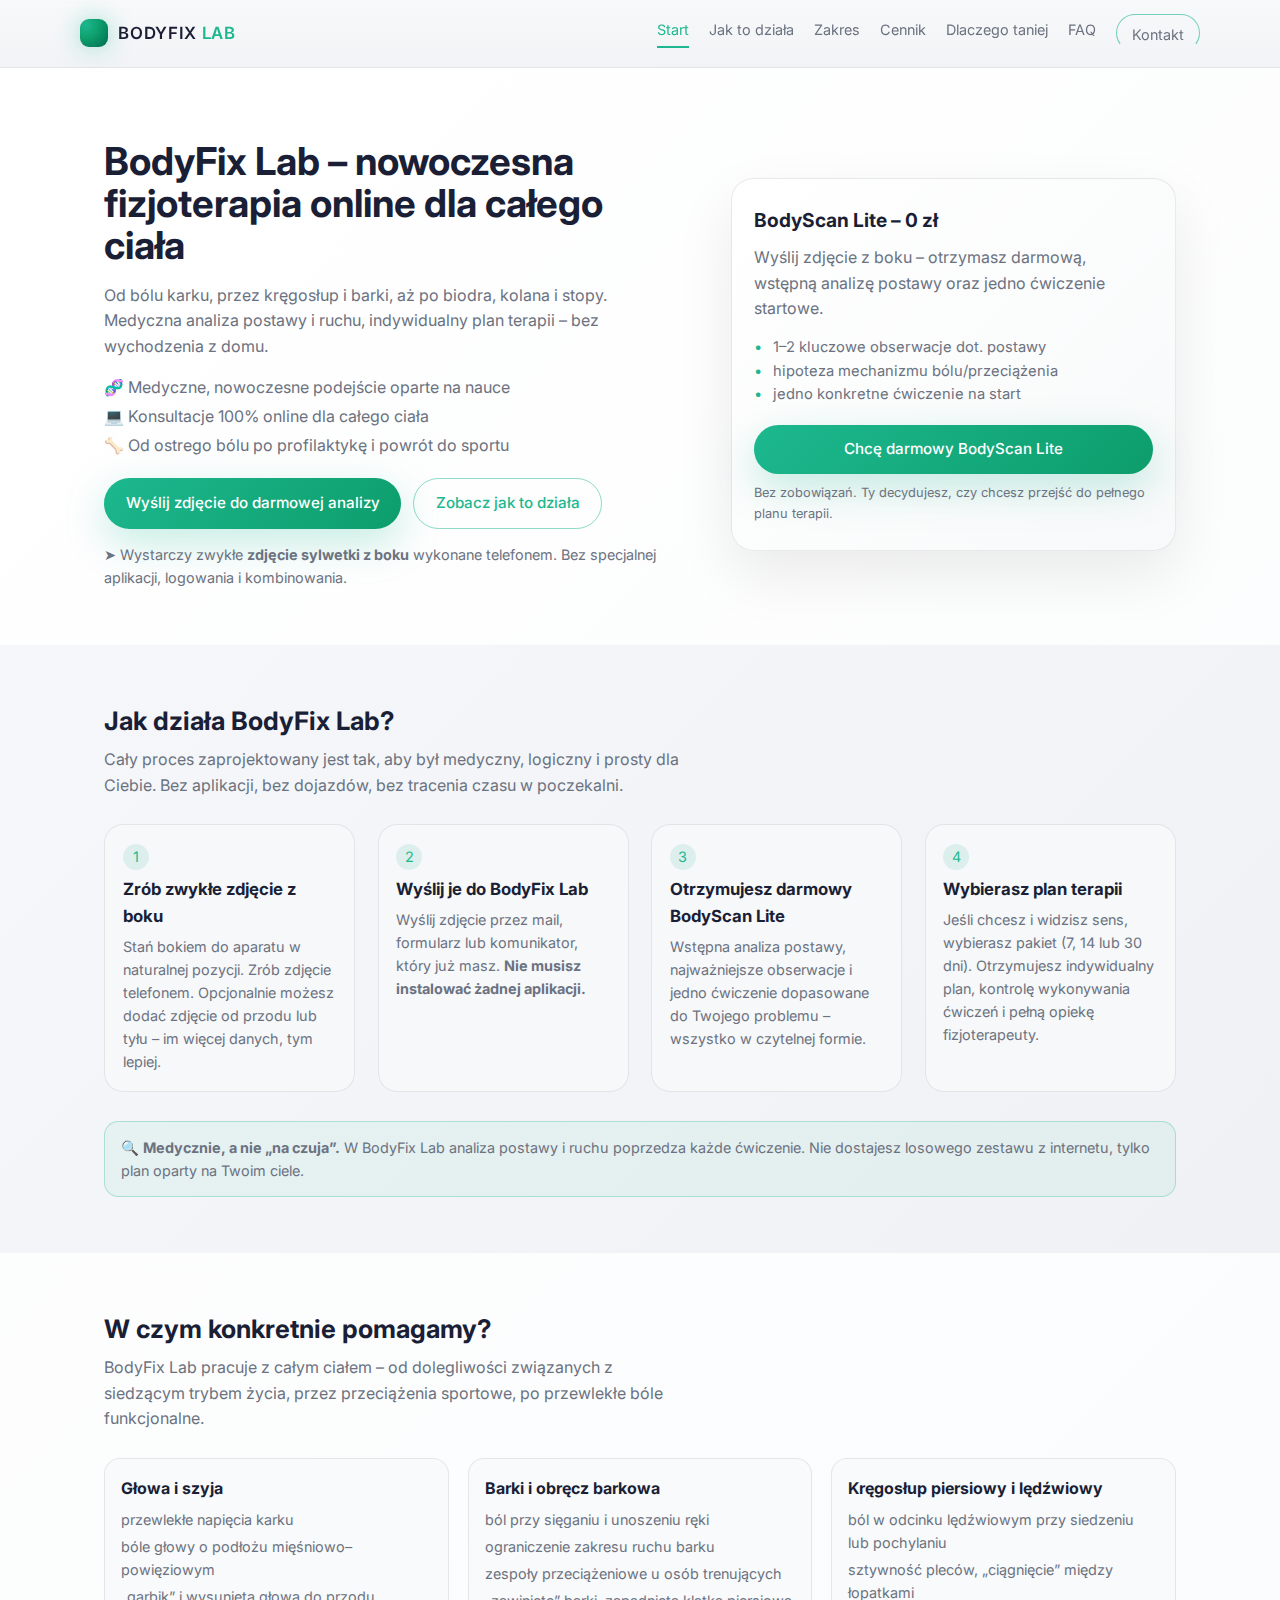
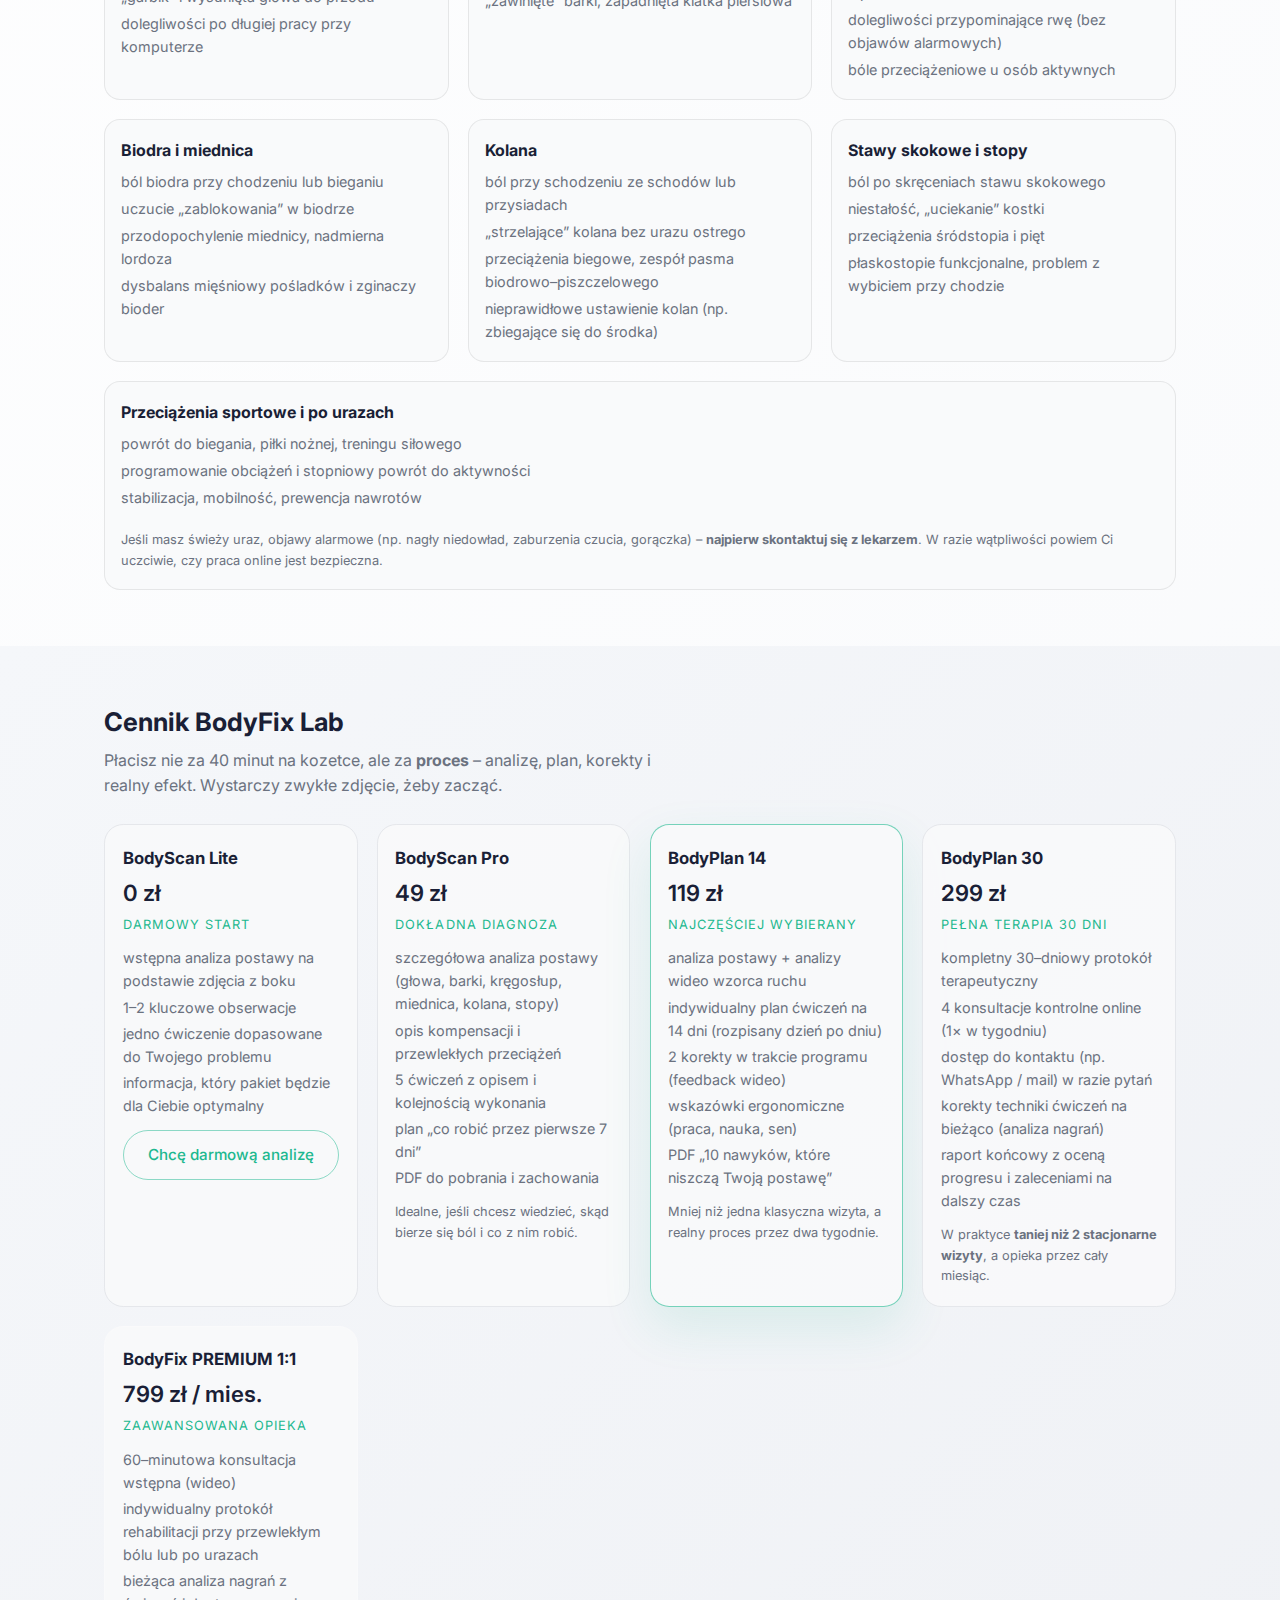
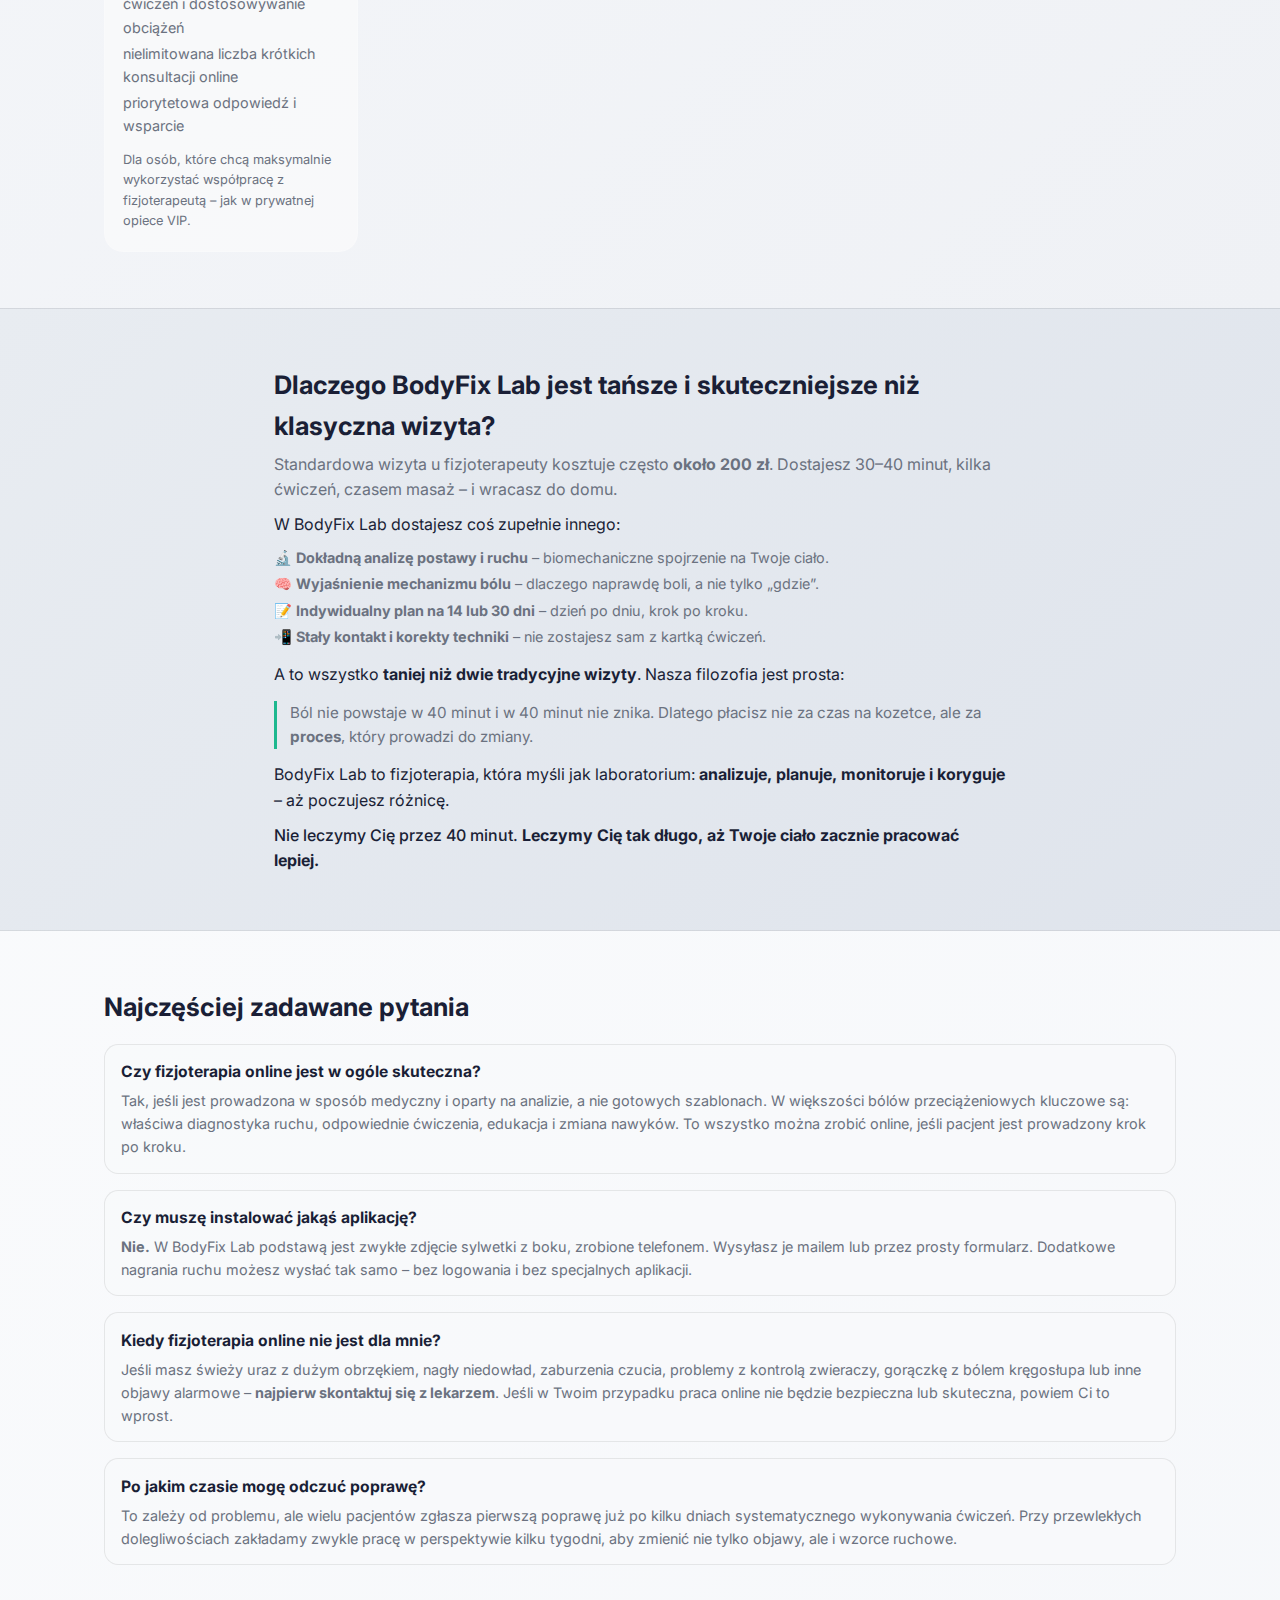
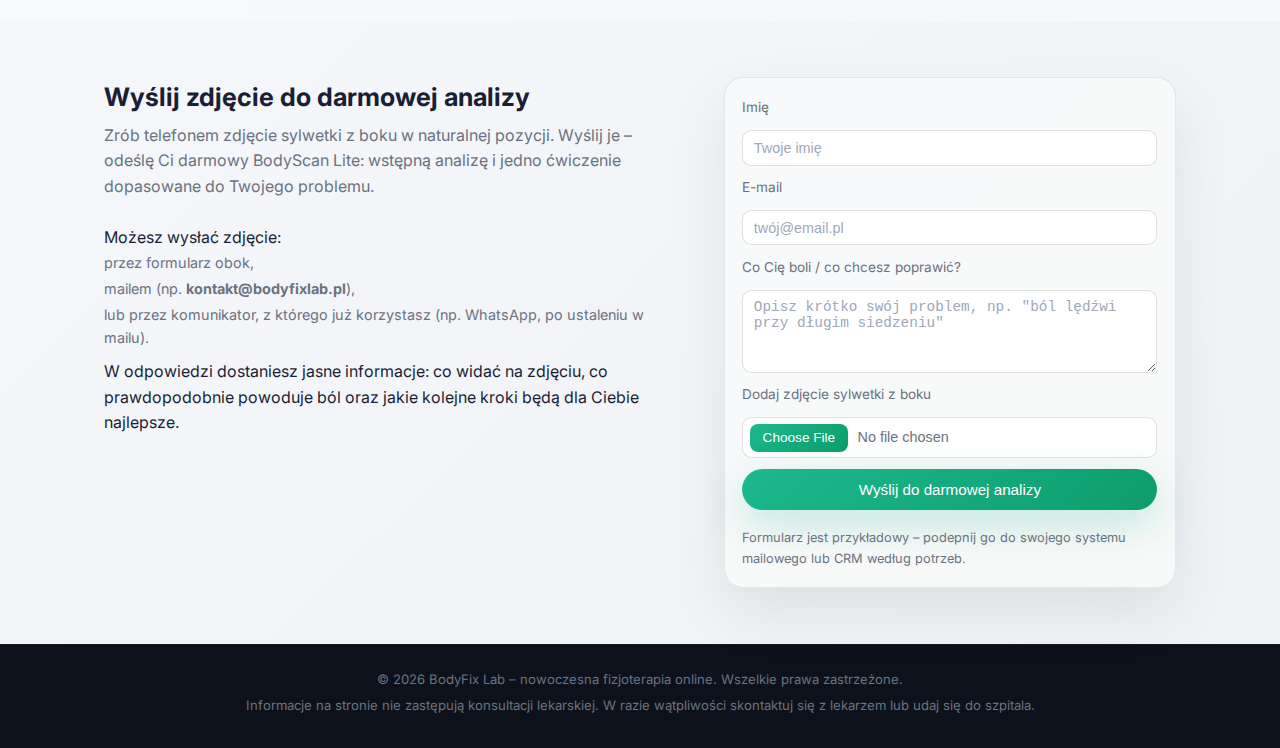
<file: johnny2.html>
<!DOCTYPE html>
<html lang="pl">
<head>
    <meta charset="UTF-8">
    <title>BodyFix Lab – nowoczesna fizjoterapia online</title>
    <meta name="viewport" content="width=device-width, initial-scale=1.0">
    <meta name="description" content="BodyFix Lab – medyczna fizjoterapia online dla całego ciała. Analiza postawy ze zdjęcia, indywidualny plan, pełna opieka fizjoterapeuty. Taniej niż klasyczna wizyta.">
    <link rel="stylesheet" href="johnny2.css">
    <link href="https://fonts.googleapis.com/css2?family=Inter:wght@300;400;500;600;700&display=swap" rel="stylesheet">
</head>
<body>
<header class="header">
    <div class="container header__inner">
        <div class="logo">
            <span class="logo__mark"></span>
            <span class="logo__text">BodyFix <span>Lab</span></span>
        </div>
        <nav class="nav">
            <a href="#hero">Start</a>
            <a href="#how">Jak to działa</a>
            <a href="#conditions">Zakres</a>
            <a href="#pricing">Cennik</a>
            <a href="#value">Dlaczego taniej</a>
            <a href="#faq">FAQ</a>
            <a href="#contact" class="nav__cta">Kontakt</a>
        </nav>
    </div>
</header>

<main>
    <!-- HERO -->
    <section id="hero" class="hero">
        <div class="container hero__grid">
            <div class="hero__content">
                <h1>BodyFix Lab – nowoczesna fizjoterapia online dla całego ciała</h1>
                <p class="hero__lead">
                    Od bólu karku, przez kręgosłup i barki, aż po biodra, kolana i stopy. 
                    Medyczna analiza postawy i ruchu, indywidualny plan terapii – bez wychodzenia z domu.
                </p>
                <ul class="hero__bullets">
                    <li>🧬 Medyczne, nowoczesne podejście oparte na nauce</li>
                    <li>💻 Konsultacje 100% online dla całego ciała</li>
                    <li>🦴 Od ostrego bólu po profilaktykę i powrót do sportu</li>
                </ul>
                <div class="hero__actions">
                    <a href="#contact" class="btn btn--primary">Wyślij zdjęcie do darmowej analizy</a>
                    <a href="#how" class="btn btn--ghost">Zobacz jak to działa</a>
                </div>
                <p class="hero__note">
                    ➤ Wystarczy zwykłe <strong>zdjęcie sylwetki z boku</strong> wykonane telefonem. 
                    Bez specjalnej aplikacji, logowania i kombinowania.
                </p>
            </div>
            <div class="hero__card">
                <h2>BodyScan Lite – 0 zł</h2>
                <p>Wyślij zdjęcie z boku – otrzymasz darmową, wstępną analizę postawy oraz jedno ćwiczenie startowe.</p>
                <ul class="card-list">
                    <li>1–2 kluczowe obserwacje dot. postawy</li>
                    <li>hipoteza mechanizmu bólu/przeciążenia</li>
                    <li>jedno konkretne ćwiczenie na start</li>
                </ul>
                <a href="#contact" class="btn btn--primary btn--full">Chcę darmowy BodyScan Lite</a>
                <p class="hero__small">
                    Bez zobowiązań. Ty decydujesz, czy chcesz przejść do pełnego planu terapii.
                </p>
            </div>
        </div>
    </section>

    <!-- HOW IT WORKS -->
    <section id="how" class="section section--alt">
        <div class="container">
            <h2>Jak działa BodyFix Lab?</h2>
            <p class="section__lead">
                Cały proces zaprojektowany jest tak, aby był medyczny, logiczny i prosty dla Ciebie.
                Bez aplikacji, bez dojazdów, bez tracenia czasu w poczekalni.
            </p>
            <div class="steps">
                <div class="step">
                    <span class="step__badge">1</span>
                    <h3>Zrób zwykłe zdjęcie z boku</h3>
                    <p>
                        Stań bokiem do aparatu w naturalnej pozycji. Zrób zdjęcie telefonem. 
                        Opcjonalnie możesz dodać zdjęcie od przodu lub tyłu – im więcej danych, tym lepiej.
                    </p>
                </div>
                <div class="step">
                    <span class="step__badge">2</span>
                    <h3>Wyślij je do BodyFix Lab</h3>
                    <p>
                        Wyślij zdjęcie przez mail, formularz lub komunikator, który już masz. 
                        <strong>Nie musisz instalować żadnej aplikacji.</strong>
                    </p>
                </div>
                <div class="step">
                    <span class="step__badge">3</span>
                    <h3>Otrzymujesz darmowy BodyScan Lite</h3>
                    <p>
                        Wstępna analiza postawy, najważniejsze obserwacje i jedno ćwiczenie dopasowane do Twojego problemu – wszystko w czytelnej formie.
                    </p>
                </div>
                <div class="step">
                    <span class="step__badge">4</span>
                    <h3>Wybierasz plan terapii</h3>
                    <p>
                        Jeśli chcesz i widzisz sens, wybierasz pakiet (7, 14 lub 30 dni). 
                        Otrzymujesz indywidualny plan, kontrolę wykonywania ćwiczeń i pełną opiekę fizjoterapeuty.
                    </p>
                </div>
            </div>

            <div class="banner">
                <p>
                    🔍 <strong>Medycznie, a nie „na czuja”.</strong> 
                    W BodyFix Lab analiza postawy i ruchu poprzedza każde ćwiczenie. 
                    Nie dostajesz losowego zestawu z internetu, tylko plan oparty na Twoim ciele.
                </p>
            </div>
        </div>
    </section>

    <!-- CONDITIONS / ZAKRES -->
    <section id="conditions" class="section">
        <div class="container">
            <h2>W czym konkretnie pomagamy?</h2>
            <p class="section__lead">
                BodyFix Lab pracuje z całym ciałem – od dolegliwości związanych z siedzącym trybem życia, 
                przez przeciążenia sportowe, po przewlekłe bóle funkcjonalne.
            </p>

            <div class="conditions-grid">
                <article class="condition">
                    <h3>Głowa i szyja</h3>
                    <ul>
                        <li>przewlekłe napięcia karku</li>
                        <li>bóle głowy o podłożu mięśniowo–powięziowym</li>
                        <li>„garbik” i wysunięta głowa do przodu</li>
                        <li>dolegliwości po długiej pracy przy komputerze</li>
                    </ul>
                </article>
                <article class="condition">
                    <h3>Barki i obręcz barkowa</h3>
                    <ul>
                        <li>ból przy sięganiu i unoszeniu ręki</li>
                        <li>ograniczenie zakresu ruchu barku</li>
                        <li>zespoły przeciążeniowe u osób trenujących</li>
                        <li>„zawinięte” barki, zapadnięta klatka piersiowa</li>
                    </ul>
                </article>
                <article class="condition">
                    <h3>Kręgosłup piersiowy i lędźwiowy</h3>
                    <ul>
                        <li>ból w odcinku lędźwiowym przy siedzeniu lub pochylaniu</li>
                        <li>sztywność pleców, „ciągnięcie” między łopatkami</li>
                        <li>dolegliwości przypominające rwę (bez objawów alarmowych)</li>
                        <li>bóle przeciążeniowe u osób aktywnych</li>
                    </ul>
                </article>
                <article class="condition">
                    <h3>Biodra i miednica</h3>
                    <ul>
                        <li>ból biodra przy chodzeniu lub bieganiu</li>
                        <li>uczucie „zablokowania” w biodrze</li>
                        <li>przodopochylenie miednicy, nadmierna lordoza</li>
                        <li>dysbalans mięśniowy pośladków i zginaczy bioder</li>
                    </ul>
                </article>
                <article class="condition">
                    <h3>Kolana</h3>
                    <ul>
                        <li>ból przy schodzeniu ze schodów lub przysiadach</li>
                        <li>„strzelające” kolana bez urazu ostrego</li>
                        <li>przeciążenia biegowe, zespół pasma biodrowo–piszczelowego</li>
                        <li>nieprawidłowe ustawienie kolan (np. zbiegające się do środka)</li>
                    </ul>
                </article>
                <article class="condition">
                    <h3>Stawy skokowe i stopy</h3>
                    <ul>
                        <li>ból po skręceniach stawu skokowego</li>
                        <li>niestałość, „uciekanie” kostki</li>
                        <li>przeciążenia śródstopia i pięt</li>
                        <li>płaskostopie funkcjonalne, problem z wybiciem przy chodzie</li>
                    </ul>
                </article>
                <article class="condition condition--wide">
                    <h3>Przeciążenia sportowe i po urazach</h3>
                    <ul>
                        <li>powrót do biegania, piłki nożnej, treningu siłowego</li>
                        <li>programowanie obciążeń i stopniowy powrót do aktywności</li>
                        <li>stabilizacja, mobilność, prewencja nawrotów</li>
                    </ul>
                    <p class="condition__note">
                        Jeśli masz świeży uraz, objawy alarmowe (np. nagły niedowład, zaburzenia czucia, gorączka) – 
                        <strong>najpierw skontaktuj się z lekarzem</strong>. W razie wątpliwości powiem Ci uczciwie, czy praca online jest bezpieczna.
                    </p>
                </article>
            </div>
        </div>
    </section>

    <!-- PRICING -->
    <section id="pricing" class="section section--alt">
        <div class="container">
            <h2>Cennik BodyFix Lab</h2>
            <p class="section__lead">
                Płacisz nie za 40 minut na kozetce, ale za <strong>proces</strong> – 
                analizę, plan, korekty i realny efekt. Wystarczy zwykłe zdjęcie, żeby zacząć.
            </p>

            <div class="pricing-grid">
                <article class="pricing-card pricing-card--free">
                    <h3>BodyScan Lite</h3>
                    <p class="pricing-card__price">0 zł</p>
                    <p class="pricing-card__tag">Darmowy start</p>
                    <ul>
                        <li>wstępna analiza postawy na podstawie zdjęcia z boku</li>
                        <li>1–2 kluczowe obserwacje</li>
                        <li>jedno ćwiczenie dopasowane do Twojego problemu</li>
                        <li>informacja, który pakiet będzie dla Ciebie optymalny</li>
                    </ul>
                    <a href="#contact" class="btn btn--ghost btn--full">Chcę darmową analizę</a>
                </article>

                <article class="pricing-card">
                    <h3>BodyScan Pro</h3>
                    <p class="pricing-card__price">49 zł</p>
                    <p class="pricing-card__tag">Dokładna diagnoza</p>
                    <ul>
                        <li>szczegółowa analiza postawy (głowa, barki, kręgosłup, miednica, kolana, stopy)</li>
                        <li>opis kompensacji i przewlekłych przeciążeń</li>
                        <li>5 ćwiczeń z opisem i kolejnością wykonania</li>
                        <li>plan „co robić przez pierwsze 7 dni”</li>
                        <li>PDF do pobrania i zachowania</li>
                    </ul>
                    <p class="pricing-card__hint">Idealne, jeśli chcesz wiedzieć, skąd bierze się ból i co z nim robić.</p>
                </article>

                <article class="pricing-card pricing-card--highlight">
                    <h3>BodyPlan 14</h3>
                    <p class="pricing-card__price">119 zł</p>
                    <p class="pricing-card__tag">Najczęściej wybierany</p>
                    <ul>
                        <li>analiza postawy + analizy wideo wzorca ruchu</li>
                        <li>indywidualny plan ćwiczeń na 14 dni (rozpisany dzień po dniu)</li>
                        <li>2 korekty w trakcie programu (feedback wideo)</li>
                        <li>wskazówki ergonomiczne (praca, nauka, sen)</li>
                        <li>PDF „10 nawyków, które niszczą Twoją postawę”</li>
                    </ul>
                    <p class="pricing-card__hint">
                        Mniej niż jedna klasyczna wizyta, a realny proces przez dwa tygodnie.
                    </p>
                </article>

                <article class="pricing-card">
                    <h3>BodyPlan 30</h3>
                    <p class="pricing-card__price">299 zł</p>
                    <p class="pricing-card__tag">Pełna terapia 30 dni</p>
                    <ul>
                        <li>kompletny 30–dniowy protokół terapeutyczny</li>
                        <li>4 konsultacje kontrolne online (1× w tygodniu)</li>
                        <li>dostęp do kontaktu (np. WhatsApp / mail) w razie pytań</li>
                        <li>korekty techniki ćwiczeń na bieżąco (analiza nagrań)</li>
                        <li>raport końcowy z oceną progresu i zaleceniami na dalszy czas</li>
                    </ul>
                    <p class="pricing-card__hint">
                        W praktyce <strong>taniej niż 2 stacjonarne wizyty</strong>, a opieka przez cały miesiąc.
                    </p>
                </article>

                <article class="pricing-card pricing-card--premium">
                    <h3>BodyFix PREMIUM 1:1</h3>
                    <p class="pricing-card__price">799 zł / mies.</p>
                    <p class="pricing-card__tag">Zaawansowana opieka</p>
                    <ul>
                        <li>60–minutowa konsultacja wstępna (wideo)</li>
                        <li>indywidualny protokół rehabilitacji przy przewlekłym bólu lub po urazach</li>
                        <li>bieżąca analiza nagrań z ćwiczeń i dostosowywanie obciążeń</li>
                        <li>nielimitowana liczba krótkich konsultacji online</li>
                        <li>priorytetowa odpowiedź i wsparcie</li>
                    </ul>
                    <p class="pricing-card__hint">
                        Dla osób, które chcą maksymalnie wykorzystać współpracę z fizjoterapeutą – jak w prywatnej opiece VIP.
                    </p>
                </article>
            </div>
        </div>
    </section>

    <!-- VALUE / AD COPY -->
    <section id="value" class="section section--emphasis">
        <div class="container value__inner">
            <div class="value__text">
                <h2>Dlaczego BodyFix Lab jest tańsze i skuteczniejsze niż klasyczna wizyta?</h2>
                <p class="value__intro">
                    Standardowa wizyta u fizjoterapeuty kosztuje często <strong>około 200 zł</strong>. 
                    Dostajesz 30–40 minut, kilka ćwiczeń, czasem masaż – i wracasz do domu.
                </p>
                <p>
                    W BodyFix Lab dostajesz coś zupełnie innego:
                </p>
                <ul class="value__list">
                    <li>🔬 <strong>Dokładną analizę postawy i ruchu</strong> – biomechaniczne spojrzenie na Twoje ciało.</li>
                    <li>🧠 <strong>Wyjaśnienie mechanizmu bólu</strong> – dlaczego naprawdę boli, a nie tylko „gdzie”.</li>
                    <li>📝 <strong>Indywidualny plan na 14 lub 30 dni</strong> – dzień po dniu, krok po kroku.</li>
                    <li>📲 <strong>Stały kontakt i korekty techniki</strong> – nie zostajesz sam z kartką ćwiczeń.</li>
                </ul>
                <p>
                    A to wszystko <strong>taniej niż dwie tradycyjne wizyty</strong>. 
                    Nasza filozofia jest prosta:
                </p>
                <blockquote class="quote">
                    Ból nie powstaje w 40 minut i w 40 minut nie znika.  
                    Dlatego płacisz nie za czas na kozetce, ale za <strong>proces</strong>, który prowadzi do zmiany.
                </blockquote>
                <p>
                    BodyFix Lab to fizjoterapia, która myśli jak laboratorium:
                    <strong>analizuje, planuje, monitoruje i koryguje</strong> – aż poczujesz różnicę.
                </p>
                <p class="value__punch">
                    Nie leczymy Cię przez 40 minut.  
                    <strong>Leczymy Cię tak długo, aż Twoje ciało zacznie pracować lepiej.</strong>
                </p>
            </div>
        </div>
    </section>

    <!-- FAQ -->
    <section id="faq" class="section">
        <div class="container">
            <h2>Najczęściej zadawane pytania</h2>
            <div class="faq">
                <article class="faq__item">
                    <h3>Czy fizjoterapia online jest w ogóle skuteczna?</h3>
                    <p>
                        Tak, jeśli jest prowadzona w sposób medyczny i oparty na analizie, a nie gotowych szablonach. 
                        W większości bólów przeciążeniowych kluczowe są: właściwa diagnostyka ruchu, odpowiednie ćwiczenia, 
                        edukacja i zmiana nawyków. To wszystko można zrobić online, jeśli pacjent jest prowadzony krok po kroku.
                    </p>
                </article>
                <article class="faq__item">
                    <h3>Czy muszę instalować jakąś aplikację?</h3>
                    <p>
                        <strong>Nie.</strong> W BodyFix Lab podstawą jest zwykłe zdjęcie sylwetki z boku, zrobione telefonem. 
                        Wysyłasz je mailem lub przez prosty formularz. 
                        Dodatkowe nagrania ruchu możesz wysłać tak samo – bez logowania i bez specjalnych aplikacji.
                    </p>
                </article>
                <article class="faq__item">
                    <h3>Kiedy fizjoterapia online nie jest dla mnie?</h3>
                    <p>
                        Jeśli masz świeży uraz z dużym obrzękiem, nagły niedowład, zaburzenia czucia, problemy z kontrolą 
                        zwieraczy, gorączkę z bólem kręgosłupa lub inne objawy alarmowe – <strong>najpierw skontaktuj się z lekarzem</strong>. 
                        Jeśli w Twoim przypadku praca online nie będzie bezpieczna lub skuteczna, powiem Ci to wprost.
                    </p>
                </article>
                <article class="faq__item">
                    <h3>Po jakim czasie mogę odczuć poprawę?</h3>
                    <p>
                        To zależy od problemu, ale wielu pacjentów zgłasza pierwszą poprawę już po kilku dniach 
                        systematycznego wykonywania ćwiczeń. Przy przewlekłych dolegliwościach zakładamy zwykle pracę 
                        w perspektywie kilku tygodni, aby zmienić nie tylko objawy, ale i wzorce ruchowe.
                    </p>
                </article>
            </div>
        </div>
    </section>

    <!-- CONTACT -->
    <section id="contact" class="section section--alt">
        <div class="container contact">
            <div class="contact__text">
                <h2>Wyślij zdjęcie do darmowej analizy</h2>
                <p class="section__lead">
                    Zrób telefonem zdjęcie sylwetki z boku w naturalnej pozycji. 
                    Wyślij je – odeślę Ci darmowy BodyScan Lite: wstępną analizę i jedno ćwiczenie dopasowane do Twojego problemu.
                </p>
                <p>
                    Możesz wysłać zdjęcie:
                </p>
                <ul>
                    <li>przez formularz obok,</li>
                    <li>mailem (np. <strong>kontakt@bodyfixlab.pl</strong>),</li>
                    <li>lub przez komunikator, z którego już korzystasz (np. WhatsApp, po ustaleniu w mailu).</li>
                </ul>
                <p>
                    W odpowiedzi dostaniesz jasne informacje: co widać na zdjęciu, 
                    co prawdopodobnie powoduje ból oraz jakie kolejne kroki będą dla Ciebie najlepsze.
                </p>
            </div>
            <div class="contact__form">
                <form>
                    <label for="name">Imię</label>
                    <input type="text" id="name" name="name" placeholder="Twoje imię">

                    <label for="email">E-mail</label>
                    <input type="email" id="email" name="email" placeholder="twój@email.pl">

                    <label for="problem">Co Cię boli / co chcesz poprawić?</label>
                    <textarea id="problem" name="problem" rows="4" placeholder="Opisz krótko swój problem, np. &quot;ból lędźwi przy długim siedzeniu&quot;"></textarea>

                    <label for="file">Dodaj zdjęcie sylwetki z boku</label>
                    <input type="file" id="file" name="file">

                    <button type="submit" class="btn btn--primary btn--full">Wyślij do darmowej analizy</button>
                    <p class="contact__note">
                        Formularz jest przykładowy – podepnij go do swojego systemu mailowego lub CRM według potrzeb.
                    </p>
                </form>
            </div>
        </div>
    </section>
</main>

<footer class="footer">
    <div class="container footer__inner">
        <p>© <span id="year"></span> BodyFix Lab – nowoczesna fizjoterapia online. Wszelkie prawa zastrzeżone.</p>
        <p class="footer__small">
            Informacje na stronie nie zastępują konsultacji lekarskiej. W razie wątpliwości skontaktuj się z lekarzem lub udaj się do szpitala.
        </p>
    </div>
</footer>

<script>
    // aktualny rok w stopce
    document.getElementById('year').textContent = new Date().getFullYear();

    // Obsługa nawigacji - highlight aktywnego linku
    const navLinks = document.querySelectorAll('.nav a');
    
    function updateActiveLink() {
        const sections = document.querySelectorAll('[id]');
        let current = '';
        
        sections.forEach(section => {
            const sectionTop = section.offsetTop;
            if (window.scrollY >= sectionTop - 150) {
                current = section.getAttribute('id');
            }
        });

        navLinks.forEach(link => {
            link.style.borderBottomColor = 'transparent';
            link.style.color = 'var(--muted)';
            if (link.getAttribute('href') === '#' + current) {
                link.style.borderBottomColor = 'var(--primary)';
                link.style.color = 'var(--primary)';
            }
        });
    }

    // Obsługa klikania linków
    navLinks.forEach(link => {
        link.addEventListener('click', function() {
            updateActiveLink();
        });
    });

    // Obsługa scrollowania
    window.addEventListener('scroll', updateActiveLink);
    window.addEventListener('load', updateActiveLink);
</script>
</body>
</html>
</file>
<file: johnny2.css>
:root {
    --bg: #f8f9fa;
    --bg-alt: #f0f2f5;
    --bg-soft: #e8ecf1;
    --primary: #1db88f;
    --primary-soft: rgba(29, 184, 143, 0.12);
    --accent: #0d9d6b;
    --text: #1a1f36;
    --muted: #6b7280;
    --danger: #ff6b81;
    --card-bg: #ffffff;
    --border: #e5e7eb;
    --shadow-soft: 0 24px 60px rgba(0, 0, 0, 0.08);
}

*,
*::before,
*::after {
    box-sizing: border-box;
    margin: 0;
    padding: 0;
}

html {
    scroll-behavior: smooth;
}

body {
    font-family: "Inter", system-ui, -apple-system, BlinkMacSystemFont, "Segoe UI", sans-serif;
    background: linear-gradient(135deg, #ffffff 0%, #f5f7fa 100%);
    color: var(--text);
    line-height: 1.6;
    -webkit-font-smoothing: antialiased;
}

/* Layout */

.container {
    width: 100%;
    max-width: 1120px;
    margin: 0 auto;
    padding: 0 1.5rem;
}

/* Header */

.header {
    position: sticky;
    top: 0;
    z-index: 50;
    backdrop-filter: blur(18px);
    background: linear-gradient(to bottom, rgba(248, 249, 250, 0.98), rgba(240, 242, 245, 0.95));
    border-bottom: 1px solid rgba(0, 0, 0, 0.08);
}

.header__inner {
    display: flex;
    align-items: center;
    justify-content: space-between;
    padding: 0.9rem 0;
}

.logo {
    display: flex;
    align-items: center;
    gap: 0.65rem;
}

.logo__mark {
    width: 28px;
    height: 28px;
    border-radius: 9px;
    background: radial-gradient(circle at 20% 20%, #1db88f, #0d9d6b 45%, #006b52 100%);
    box-shadow: 0 0 25px rgba(29, 184, 143, 0.4);
}

.logo__text {
    font-weight: 600;
    letter-spacing: 0.04em;
    font-size: 1.05rem;
    text-transform: uppercase;
}

.logo__text span {
    color: var(--primary);
}

.nav {
    display: flex;
    align-items: center;
    gap: 1.25rem;
    font-size: 0.9rem;
}

html {
    scroll-behavior: smooth;
}

.nav a {
    color: var(--muted);
    text-decoration: none;
    transition: color 0.18s ease, transform 0.18s ease, border-bottom 0.18s ease;
    padding-bottom: 0.3rem;
    border-bottom: 2px solid transparent;
}

.nav a:hover {
    color: var(--primary);
    transform: translateY(-1px);
    border-bottom-color: var(--primary);
}

.nav__cta {
    padding: 0.45rem 0.95rem;
    border-radius: 999px;
    border: 1px solid rgba(29, 184, 143, 0.6);
    color: var(--primary);
}

/* Buttons */

.btn {
    display: inline-flex;
    align-items: center;
    justify-content: center;
    gap: 0.35rem;
    padding: 0.75rem 1.35rem;
    border-radius: 999px;
    border: none;
    text-decoration: none;
    font-weight: 500;
    font-size: 0.95rem;
    cursor: pointer;
    transition: background 0.18s ease, color 0.18s ease, transform 0.18s ease, box-shadow 0.18s ease;
    white-space: nowrap;
}

.btn--primary {
    background: linear-gradient(135deg, var(--primary), var(--accent));
    color: #ffffff;
    box-shadow: 0 14px 40px rgba(29, 184, 143, 0.25);
}

.btn--primary:hover {
    transform: translateY(-1px);
    box-shadow: 0 18px 50px rgba(29, 184, 143, 0.35);
}

.btn--ghost {
    background: transparent;
    color: var(--primary);
    border: 1px solid rgba(29, 184, 143, 0.5);
}

.btn--ghost:hover {
    background: var(--primary-soft);
}

.btn--full {
    width: 100%;
    justify-content: center;
}

/* Hero */

.hero {
    padding: 4.5rem 0 3.5rem;
}

.hero__grid {
    display: grid;
    grid-template-columns: minmax(0, 1.45fr) minmax(0, 1.1fr);
    gap: 2.5rem;
    align-items: center;
}

.hero__illustration {
    width: 100%;
    max-width: 300px;
    margin: 0 auto;
    padding: 1.5rem;
    background: linear-gradient(135deg, #f0f2f5, #e8ecf1);
    border-radius: 1.4rem;
    border: 1px solid rgba(29, 184, 143, 0.2);
    box-shadow: 0 20px 40px rgba(29, 184, 143, 0.1);
    animation: float 3s ease-in-out infinite;
}

@keyframes float {
    0%, 100% { transform: translateY(0px); }
    50% { transform: translateY(-10px); }
}

.hero__illustration svg {
    width: 100%;
    height: auto;
    display: block;
}

.hero__content h1 {
    font-size: clamp(2.1rem, 3vw, 2.6rem);
    line-height: 1.1;
    margin-bottom: 1rem;
}

.hero__lead {
    color: var(--muted);
    margin-bottom: 1rem;
    max-width: 34rem;
}

.hero__bullets {
    list-style: none;
    margin-bottom: 1.25rem;
    color: var(--muted);
}

.hero__bullets li + li {
    margin-top: 0.2rem;
}

.hero__actions {
    display: flex;
    flex-wrap: wrap;
    gap: 0.75rem;
    margin-bottom: 0.9rem;
}

.hero__note {
    font-size: 0.9rem;
    color: var(--muted);
}

.hero__card {
    background: linear-gradient(135deg, #ffffff, #f8f9fa);
    border-radius: 1.4rem;
    padding: 1.6rem 1.4rem;
    box-shadow: var(--shadow-soft);
    border: 1px solid rgba(0, 0, 0, 0.08);
}

.hero__card h2 {
    font-size: 1.2rem;
    margin-bottom: 0.6rem;
}

.hero__card p {
    color: var(--muted);
}

.card-list {
    list-style: none;
    margin: 0.9rem 0 1.15rem;
    color: var(--muted);
}

.card-list li {
    position: relative;
    padding-left: 1.2rem;
    font-size: 0.92rem;
}

.card-list li::before {
    content: "•";
    position: absolute;
    left: 0;
    color: var(--primary);
}

.hero__small {
    font-size: 0.8rem;
    color: var(--muted);
    margin-top: 0.6rem;
}

/* Sections */

.section {
    padding: 3.5rem 0;
}

.section--alt {
    background: linear-gradient(135deg, #f5f7fa 0%, #eff1f5 100%);
}

.section--emphasis {
    padding: 3.5rem 0;
    background: linear-gradient(135deg, #e8ecf1, #dfe4ec);
    border-top: 1px solid rgba(0, 0, 0, 0.08);
    border-bottom: 1px solid rgba(0, 0, 0, 0.08);
}

.section h2 {
    font-size: 1.6rem;
    margin-bottom: 0.3rem;
}

.section__lead {
    color: var(--muted);
    max-width: 36rem;
    margin: 0.2rem 0 1.6rem;
}

/* Steps */

.steps {
    display: grid;
    grid-template-columns: repeat(auto-fit, minmax(220px, 1fr));
    gap: 1.4rem;
}

.step {
    background: rgba(248, 249, 250, 0.8);
    border-radius: 1.2rem;
    padding: 1.2rem 1.1rem 1.1rem;
    border: 1px solid rgba(0, 0, 0, 0.08);
}

.step__badge {
    display: inline-flex;
    align-items: center;
    justify-content: center;
    width: 26px;
    height: 26px;
    border-radius: 999px;
    background: var(--primary-soft);
    color: var(--primary);
    font-size: 0.9rem;
    margin-bottom: 0.4rem;
}

.step h3 {
    font-size: 1.05rem;
    margin-bottom: 0.3rem;
}

.step p {
    font-size: 0.9rem;
    color: var(--muted);
}

/* Banner */

.banner {
    margin-top: 1.8rem;
    padding: 0.9rem 1rem;
    border-radius: 0.9rem;
    border: 1px solid rgba(29, 184, 143, 0.3);
    background: rgba(29, 184, 143, 0.06);
    font-size: 0.9rem;
    color: var(--muted);
}

/* Conditions */

.conditions-grid {
    display: grid;
    grid-template-columns: repeat(auto-fit, minmax(260px, 1fr));
    gap: 1.2rem;
}

.condition {
    background: rgba(248, 249, 250, 0.85);
    border-radius: 1rem;
    padding: 1.1rem 1rem;
    border: 1px solid rgba(0, 0, 0, 0.08);
}

.condition--wide {
    grid-column: 1 / -1;
}

.condition h3 {
    font-size: 1rem;
    margin-bottom: 0.4rem;
}

.condition ul {
    list-style: none;
    font-size: 0.9rem;
    color: var(--muted);
}

.condition ul li + li {
    margin-top: 0.25rem;
}

.condition__note {
    font-size: 0.8rem;
    color: var(--muted);
    margin-top: 0.7rem;
    border-top: 1px solid rgba(255, 255, 255, 0.06);
    padding-top: 0.6rem;
}

/* Pricing */

.pricing-grid {
    display: grid;
    grid-template-columns: repeat(auto-fit, minmax(240px, 1fr));
    gap: 1.2rem;
}

.pricing-card {
    background: rgba(248, 249, 250, 0.92);
    border-radius: 1.2rem;
    padding: 1.2rem 1.1rem;
    border: 1px solid var(--border);
    position: relative;
}

.pricing-card--free {
    background: rgba(248, 249, 250, 0.85);
}

.pricing-card--highlight {
    border-color: rgba(29, 184, 143, 0.6);
    box-shadow: 0 20px 50px rgba(29, 184, 143, 0.12);
}

.pricing-card--premium {
    border-color: rgba(255, 255, 255, 0.12);
}

.pricing-card h3 {
    font-size: 1.05rem;
    margin-bottom: 0.2rem;
}

.pricing-card__price {
    font-size: 1.4rem;
    font-weight: 600;
    margin-bottom: 0.25rem;
}

.pricing-card__tag {
    font-size: 0.8rem;
    text-transform: uppercase;
    letter-spacing: 0.08em;
    color: var(--primary);
    margin-bottom: 0.7rem;
}

.pricing-card ul {
    list-style: none;
    font-size: 0.9rem;
    color: var(--muted);
    margin-bottom: 0.8rem;
}

.pricing-card ul li + li {
    margin-top: 0.2rem;
}

.pricing-card__hint {
    font-size: 0.8rem;
    color: var(--muted);
}

/* Value section */

.value__inner {
    max-width: 780px;
}

.value__intro {
    color: var(--muted);
    margin-bottom: 0.6rem;
}

.value__list {
    list-style: none;
    margin: 0.5rem 0 0.9rem;
    color: var(--muted);
    font-size: 0.9rem;
}

.value__list li + li {
    margin-top: 0.2rem;
}

.quote {
    margin: 0.8rem 0;
    padding-left: 0.8rem;
    border-left: 3px solid var(--primary);
    font-size: 0.95rem;
    color: var(--muted);
}

.value__punch {
    margin-top: 0.6rem;
    font-weight: 500;
}

/* FAQ */

.faq {
    display: grid;
    grid-template-columns: minmax(0, 1fr);
    gap: 1rem;
    margin-top: 1rem;
}

.faq__item {
    background: rgba(248, 249, 250, 0.85);
    border-radius: 0.9rem;
    padding: 0.9rem 1rem;
    border: 1px solid rgba(0, 0, 0, 0.08);
}

.faq__item h3 {
    font-size: 0.98rem;
    margin-bottom: 0.3rem;
}

.faq__item p {
    font-size: 0.9rem;
    color: var(--muted);
}

/* Contact */

.contact {
    display: grid;
    grid-template-columns: minmax(0, 1.3fr) minmax(0, 1fr);
    gap: 2rem;
    align-items: flex-start;
}

.contact__text ul {
    list-style: none;
    color: var(--muted);
    font-size: 0.9rem;
    margin-bottom: 0.6rem;
}

.contact__text ul li + li {
    margin-top: 0.2rem;
}

.contact__form {
    background: rgba(248, 249, 250, 0.9);
    border-radius: 1.2rem;
    padding: 1.2rem 1.1rem 1.1rem;
    border: 1px solid rgba(0, 0, 0, 0.08);
    box-shadow: var(--shadow-soft);
}

.contact__form form {
    display: flex;
    flex-direction: column;
    gap: 0.7rem;
}

.contact__form label {
    font-size: 0.85rem;
    color: var(--muted);
}

.contact__form input,
.contact__form textarea {
    background: #ffffff;
    border-radius: 0.6rem;
    border: 1px solid rgba(0, 0, 0, 0.12);
    padding: 0.55rem 0.65rem;
    color: var(--text);
    font-size: 0.9rem;
    transition: border-color 0.18s ease, background 0.18s ease;
}

.contact__form input::placeholder,
.contact__form textarea::placeholder {
    color: #a0a8b8;
}

.contact__form input:focus,
.contact__form textarea:focus {
    outline: none;
    border-color: rgba(29, 184, 143, 0.6);
    background: #ffffff;
}

.contact__form input[type="file"]::file-selector-button {
    background: linear-gradient(135deg, var(--primary), var(--accent));
    color: #ffffff;
    border: none;
    border-radius: 0.5rem;
    padding: 0.4rem 0.8rem;
    font-weight: 500;
    font-size: 0.85rem;
    cursor: pointer;
    transition: all 0.18s ease;
    margin-right: 0.6rem;
}

.contact__form input[type="file"]::file-selector-button:hover {
    transform: translateY(-1px);
    box-shadow: 0 8px 20px rgba(29, 184, 143, 0.25);
}

.contact__form input[type="file"] {
    padding: 0.35rem 0.4rem;
    color: var(--muted);
}

.contact__note {
    font-size: 0.8rem;
    color: var(--muted);
    margin-top: 0.4rem;
}

/* Footer */

.footer {
    padding: 1.5rem 0 2rem;
    border-top: 1px solid rgba(255, 255, 255, 0.04);
    background: rgba(2, 7, 18, 0.96);
}

.footer__inner {
    text-align: center;
}

.footer p {
    font-size: 0.82rem;
    color: var(--muted);
}

.footer__small {
    margin-top: 0.35rem;
}

/* Responsive */

@media (max-width: 880px) {
    .hero__grid {
        grid-template-columns: 1fr;
    }

    .hero__card {
        order: -1;
    }

    .nav {
        display: none; /* przy prostym wdrożeniu można ukryć menu na małych ekranach */
    }

    .contact {
        grid-template-columns: 1fr;
    }
}

@media (max-width: 600px) {
    .section {
        padding: 3rem 0;
    }

    .hero {
        padding-top: 3.5rem;
    }

    .header__inner {
        padding-inline: 0;}}
</file>
